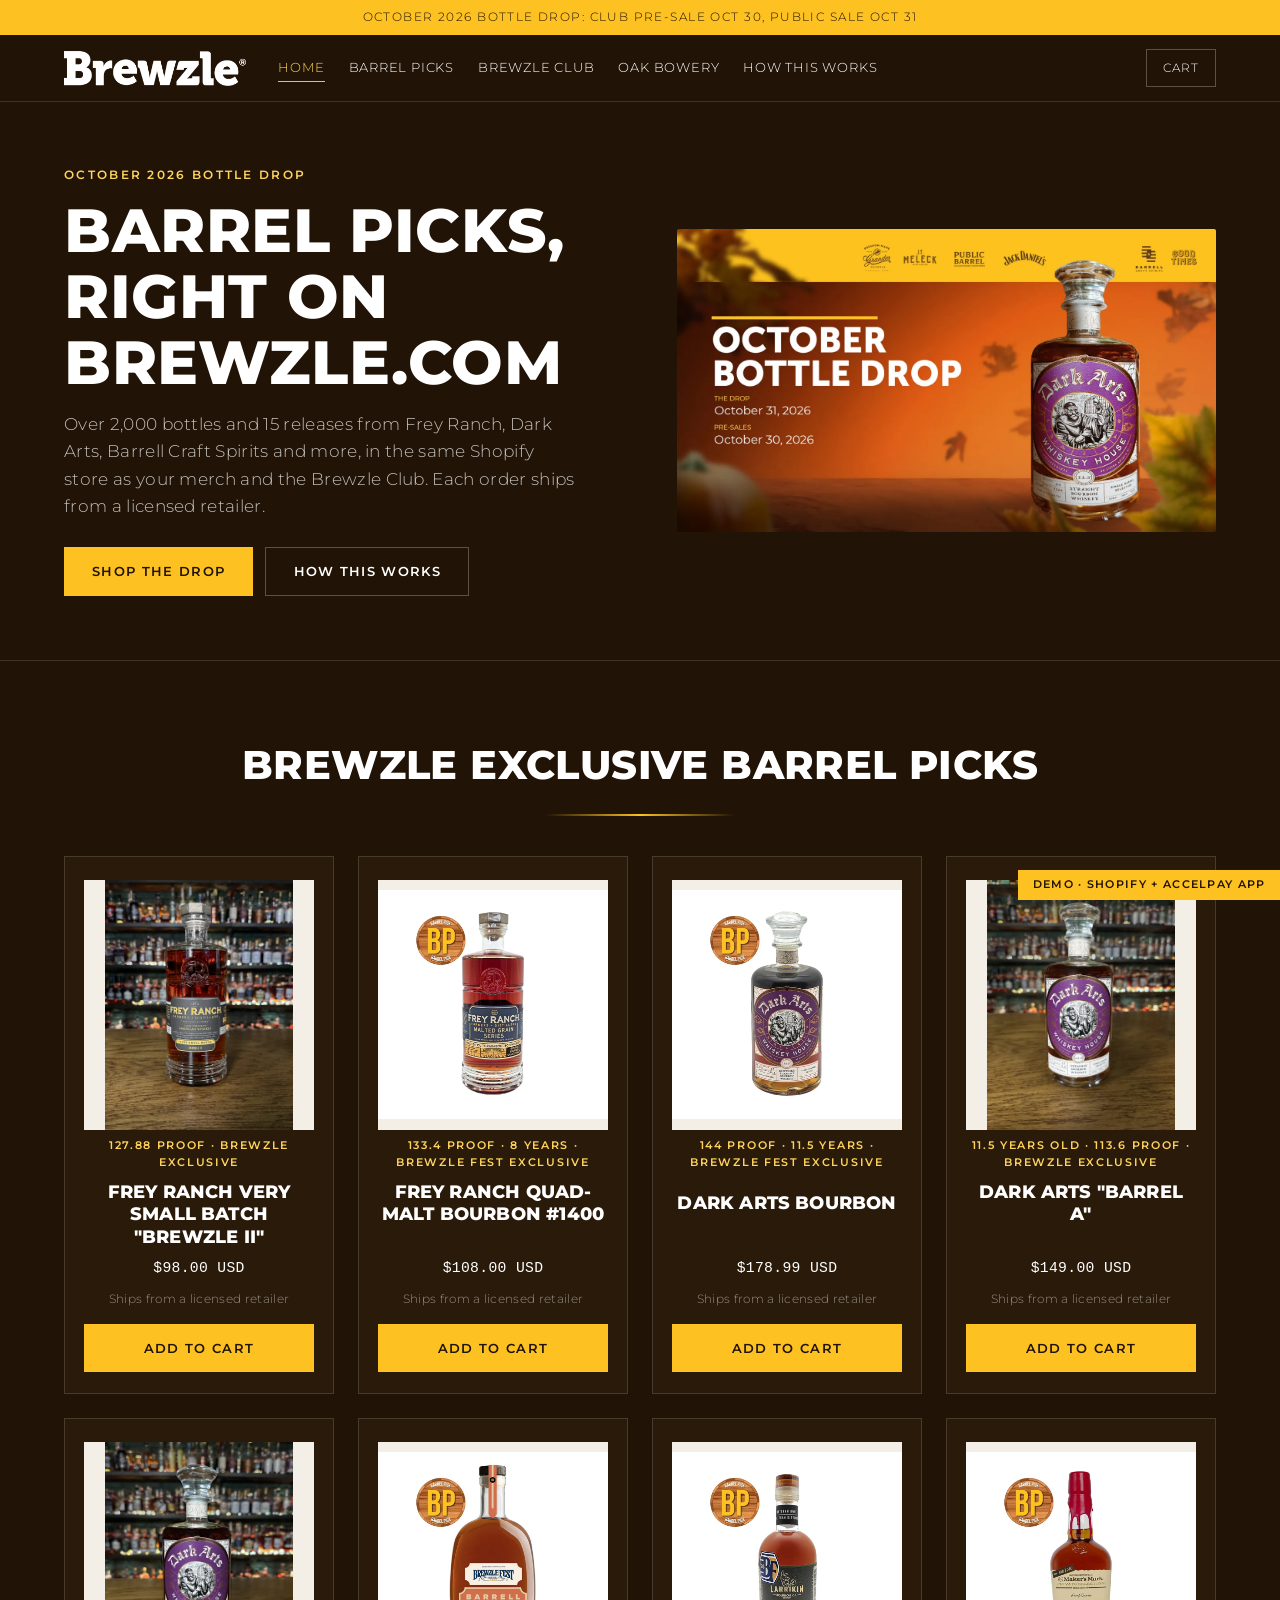
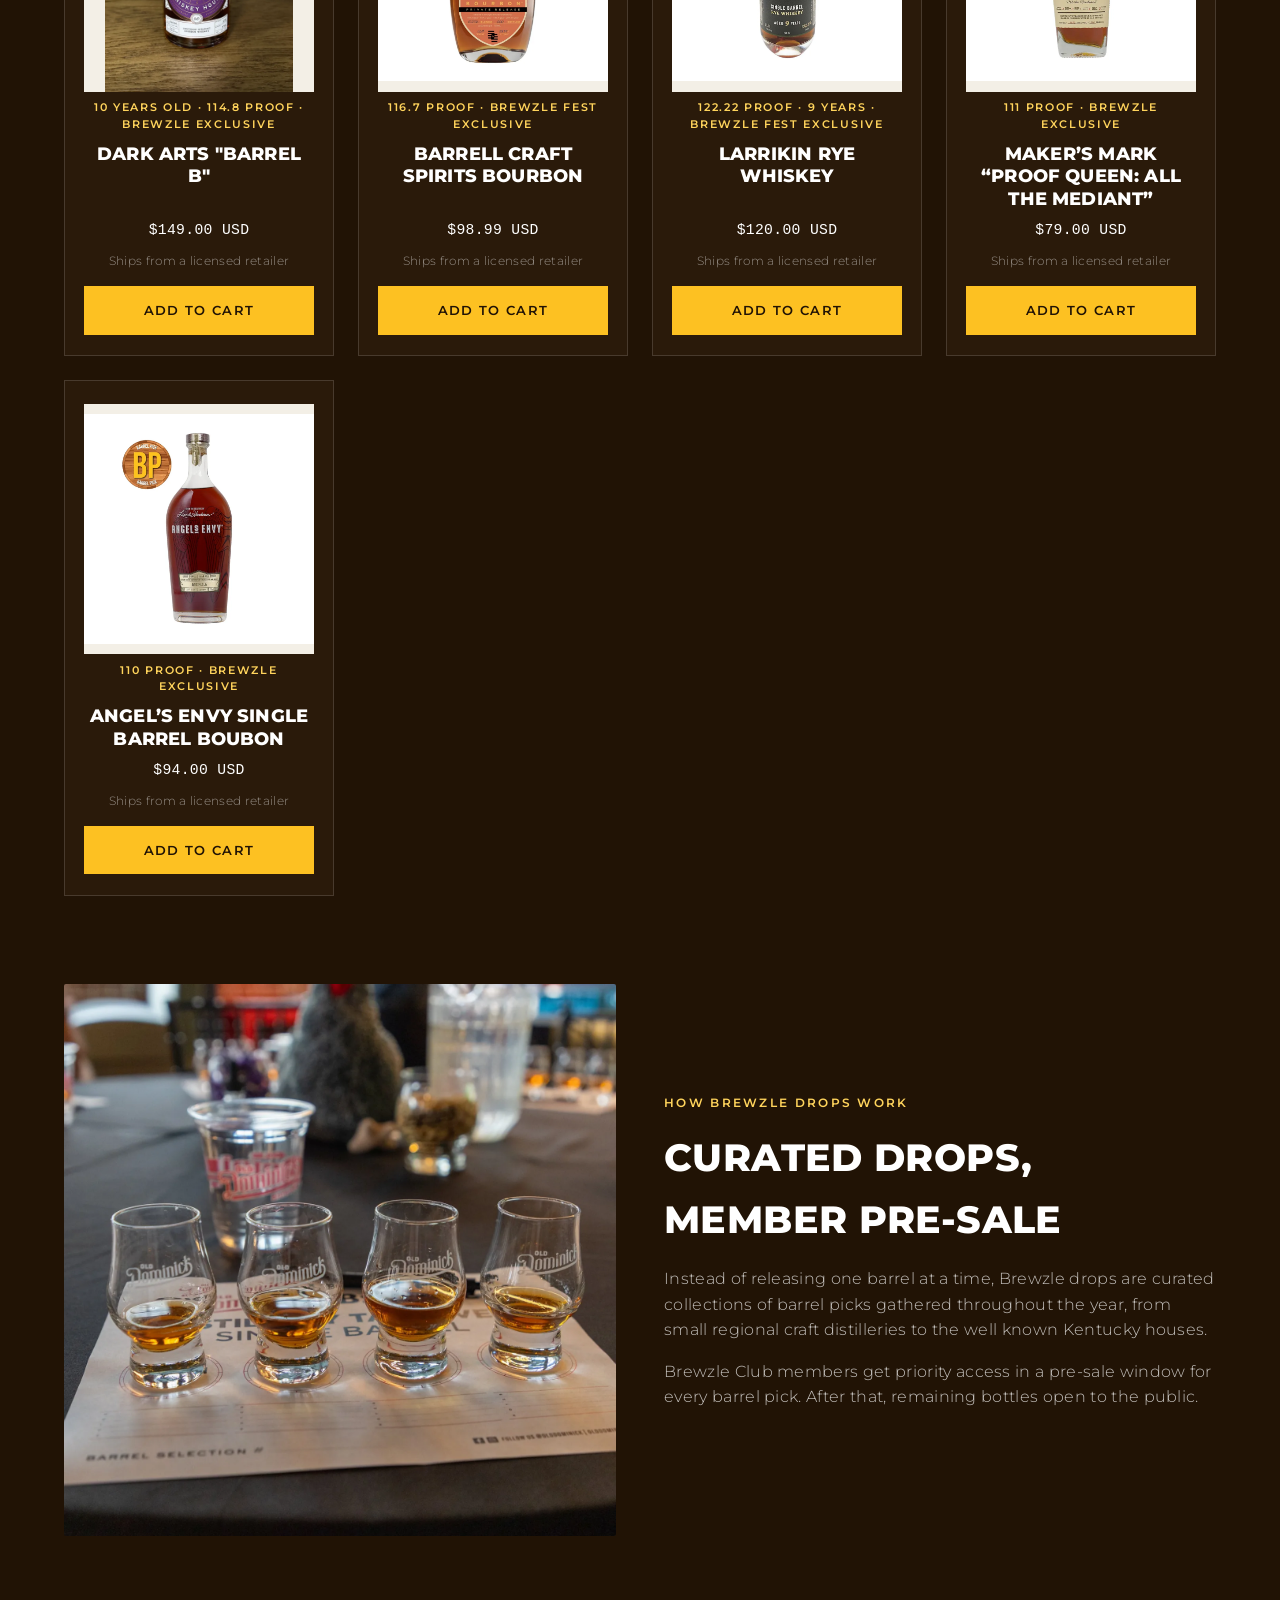
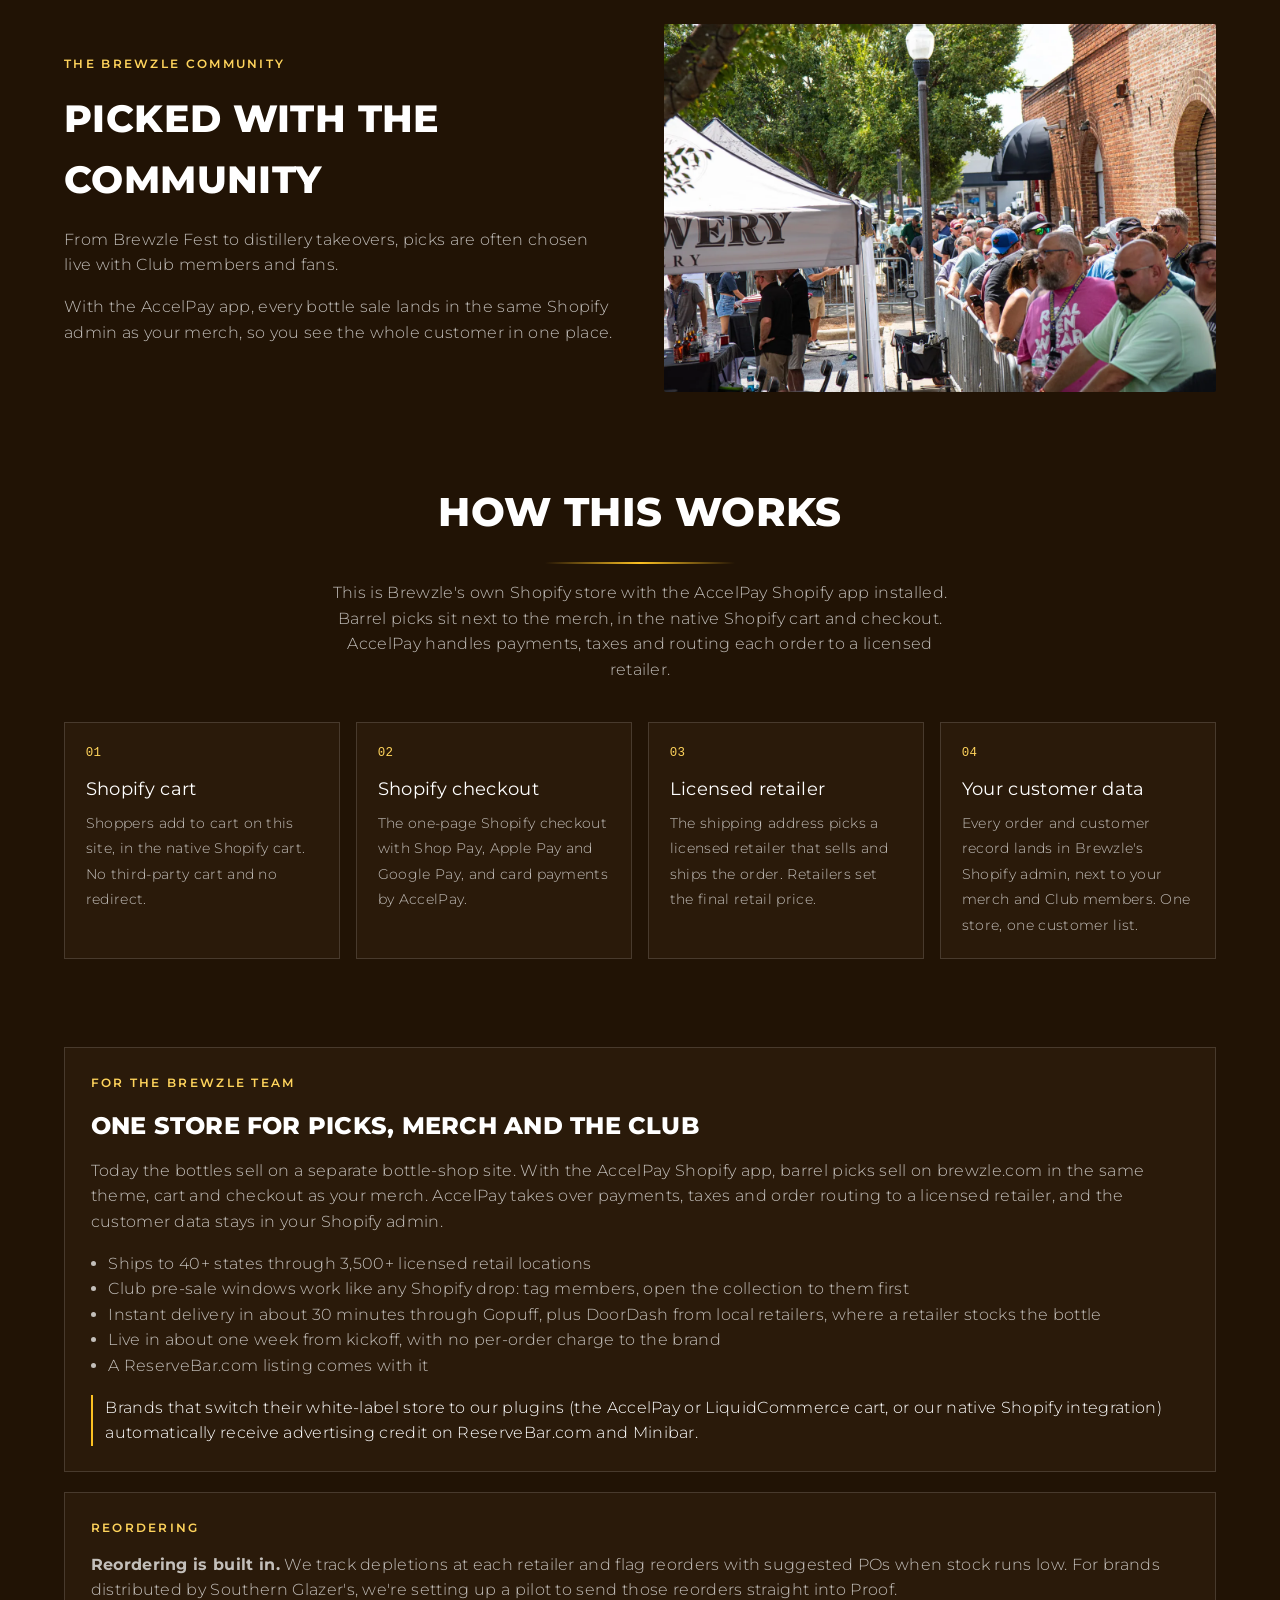
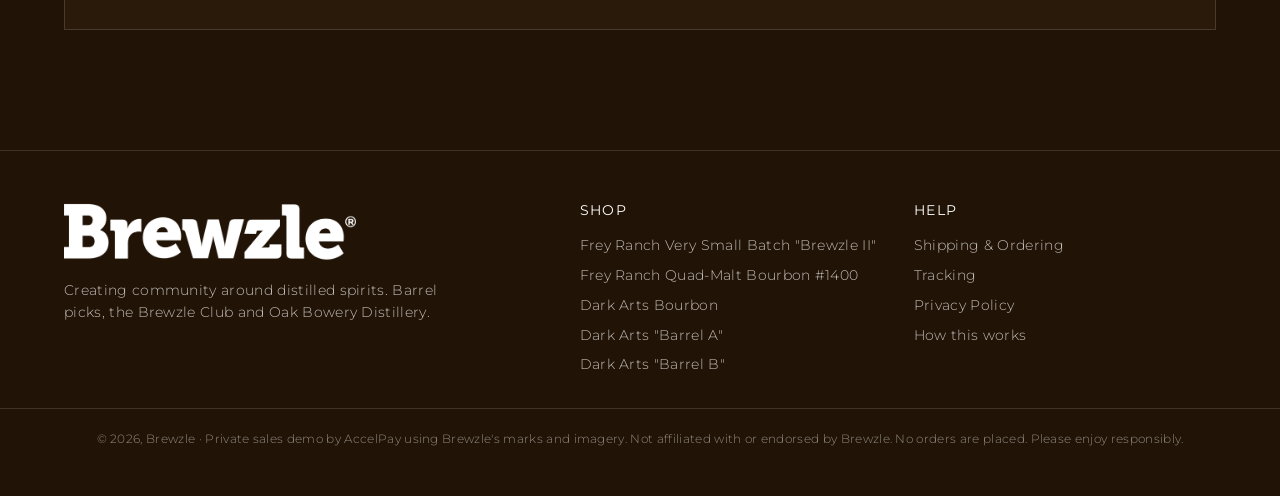
<file: index.html>
<!doctype html>
<html lang="en">
<head>
<meta charset="utf-8">
<meta name="viewport" content="width=device-width,initial-scale=1">
<title>Brewzle | AccelPay demo</title>
<meta name="robots" content="noindex,nofollow">
<link rel="icon" href="assets/logo.webp">
<link rel="preconnect" href="https://fonts.googleapis.com">
<link rel="preconnect" href="https://fonts.gstatic.com" crossorigin>
<link rel="stylesheet" href="https://fonts.googleapis.com/css2?family=Montserrat:wght@400;500;600;700;800&display=swap">
<link rel="stylesheet" href="styles.css?v=1">
</head>
<body>
<div class="announce">October 2026 Bottle Drop: Club pre-sale Oct 30, public sale Oct 31</div>
<header class="top">
  <div class="hdr">
    <a href="index.html"><img class="logo" src="assets/logo.webp" alt="Brewzle"></a>
    <nav class="main">
      <a href="index.html" aria-current="page">Home</a>
      <a href="index.html#shop">Barrel Picks</a>
      <a href="index.html#club">Brewzle Club</a>
      <a href="index.html#club">Oak Bowery</a>
      <a href="index.html#how">How this works</a>
    </nav>
    <div class="hdr-actions">
      <button class="burger" id="burger" aria-label="Menu">&#9776;</button>
      <button class="cart-pill" data-cart-toggle aria-label="Open cart">
        <span class="lbl">Cart</span>
        <span class="count" data-cart-count hidden>0</span>
      </button>
    </div>
  </div>
</header>

<section class="hero">
  <div class="hero-inner">
    <div>
      <div class="eyebrow">October 2026 Bottle Drop</div>
      <h1>Barrel picks, right on brewzle.com</h1>
      <p>Over 2,000 bottles and 15 releases from Frey Ranch, Dark Arts, Barrell Craft Spirits and more, in the same Shopify store as your merch and the Brewzle Club. Each order ships from a licensed retailer.</p>
      <div style="display:flex;gap:.75rem;flex-wrap:wrap">
        <a class="btn" href="#shop">Shop the drop</a>
        <a class="btn ghost" href="#how">How this works</a>
      </div>
    </div>
    <div class="shot"><img src="assets/drop.webp" alt="Brewzle"></div>
  </div>
</section>

<section class="band" id="shop">
  <div class="section-head">
    <h2>Brewzle Exclusive barrel picks</h2>
    <div class="rule"></div>
  </div>
  <div class="grid" id="collection-grid"></div>
</section>

<section class="band" id="club" style="padding-top:1rem">
  <div class="split">
    <img src="assets/flight.webp" alt="Brewzle barrel pick tasting flight">
    <div>
      <div class="eyebrow">How Brewzle drops work</div>
      <h2 style="font-size:clamp(1.8rem,4vw,2.4rem);margin:0 0 1rem;text-transform:uppercase">Curated drops, member pre-sale</h2>
      <p>Instead of releasing one barrel at a time, Brewzle drops are curated collections of barrel picks gathered throughout the year, from small regional craft distilleries to the well known Kentucky houses.</p>
      <p>Brewzle Club members get priority access in a pre-sale window for every barrel pick. After that, remaining bottles open to the public.</p>
    </div>
  </div>
</section>

<section class="band" id="fest" style="padding-top:1rem">
  <div class="split">
    <div>
      <div class="eyebrow">The Brewzle community</div>
      <h2 style="font-size:clamp(1.8rem,4vw,2.4rem);margin:0 0 1rem;text-transform:uppercase">Picked with the community</h2>
      <p>From Brewzle Fest to distillery takeovers, picks are often chosen live with Club members and fans.</p>
      <p>With the AccelPay app, every bottle sale lands in the same Shopify admin as your merch, so you see the whole customer in one place.</p>
    </div>
    <img src="assets/fest.webp" alt="Brewzle Fest crowd">
  </div>
</section>

<section class="band" id="how" style="padding-top:1rem">
  <div class="section-head">
    <h2>How this works</h2>
    <div class="rule"></div>
    <p>This is Brewzle&#x27;s own Shopify store with the AccelPay Shopify app installed. Barrel picks sit next to the merch, in the native Shopify cart and checkout. AccelPay handles payments, taxes and routing each order to a licensed retailer.</p>
  </div>
  <div class="how">
    <div class="step"><span class="n">01</span><b>Shopify cart</b><span>Shoppers add to cart on this site, in the native Shopify cart. No third-party cart and no redirect.</span></div>
    <div class="step"><span class="n">02</span><b>Shopify checkout</b><span>The one-page Shopify checkout with Shop Pay, Apple Pay and Google Pay, and card payments by AccelPay.</span></div>
    <div class="step"><span class="n">03</span><b>Licensed retailer</b><span>The shipping address picks a licensed retailer that sells and ships the order. Retailers set the final retail price.</span></div>
    <div class="step"><span class="n">04</span><b>Your customer data</b><span>Every order and customer record lands in Brewzle&#x27;s Shopify admin, next to your merch and Club members. One store, one customer list.</span></div>
  </div>
</section>

<section class="band" style="padding-top:1rem">
  <div class="panel">
    <div class="eyebrow">For the Brewzle team</div>
    <h2>One store for picks, merch and the Club</h2>
    <p style="margin:0 0 1rem">Today the bottles sell on a separate bottle-shop site. With the AccelPay Shopify app, barrel picks sell on brewzle.com in the same theme, cart and checkout as your merch. AccelPay takes over payments, taxes and order routing to a licensed retailer, and the customer data stays in your Shopify admin.</p>
    <ul style="margin:0 0 1rem;padding-left:1.1rem">
      <li>Ships to 40+ states through 3,500+ licensed retail locations</li>
      <li>Club pre-sale windows work like any Shopify drop: tag members, open the collection to them first</li>
      <li>Instant delivery in about 30 minutes through Gopuff, plus DoorDash from local retailers, where a retailer stocks the bottle</li>
      <li>Live in about one week from kickoff, with no per-order charge to the brand</li>
      <li>A ReserveBar.com listing comes with it</li>
    </ul>
    <p class="credit">Brands that switch their white-label store to our plugins (the AccelPay or LiquidCommerce cart, or our native Shopify integration) automatically receive advertising credit on ReserveBar.com and Minibar.</p>
  </div>
  <div class="panel">
    <div class="eyebrow">Reordering</div>
    <p style="margin:0"><b>Reordering is built in.</b> We track depletions at each retailer and flag reorders with suggested POs when stock runs low. For brands distributed by Southern Glazer's, we're setting up a pilot to send those reorders straight into Proof.</p>
  </div>
</section>
<footer class="site">
  <div class="ft">
    <div>
      <img src="assets/logo.webp" alt="Brewzle" style="height:64px;width:auto">
      <p style="font-size:.86rem;margin-top:1rem;max-width:24rem;color:var(--muted)">Creating community around distilled spirits. Barrel picks, the Brewzle Club and Oak Bowery Distillery.</p>
    </div>
    <div><h4>Shop</h4><ul>
      <li><a href="product.html?p=frey-ranch-very-small-batch-brewzle-ii">Frey Ranch Very Small Batch &quot;Brewzle II&quot;</a></li>
      <li><a href="product.html?p=frey-ranch-malted-grain-series-sb-quad-malt-barrel-1400-brewzle-iv-750ml">Frey Ranch Quad-Malt Bourbon #1400</a></li>
      <li><a href="product.html?p=dark-arts-hazmat">Dark Arts Bourbon</a></li>
      <li><a href="product.html?p=n-a-1">Dark Arts &quot;Barrel A&quot;</a></li>
      <li><a href="product.html?p=n-a">Dark Arts &quot;Barrel B&quot;</a></li></ul></div>
    <div><h4>Help</h4><ul>
      <li><a href="index.html#how">Shipping &amp; Ordering</a></li>
      <li><a href="index.html#how">Tracking</a></li>
      <li><a href="#">Privacy Policy</a></li>
      <li><a href="index.html#how">How this works</a></li></ul></div>
  </div>
  <div class="legal-row">
    &copy; 2026, Brewzle &middot; Private sales demo by AccelPay using Brewzle's marks and imagery. Not affiliated with or endorsed by Brewzle.
    No orders are placed. Please enjoy responsibly.
  </div>
</footer>

<div class="scrim" id="scrim"></div>
<aside class="drawer" id="drawer" aria-label="Your cart">
  <div class="dh"><h2>Your cart</h2><button class="x" id="drawer-close" aria-label="Close">&times;</button></div>
  <div class="cols"><span>Product</span><span>Total</span></div>
  <div class="items" id="drawer-items"></div>
  <div class="df" id="drawer-foot"></div>
</aside>
<div class="ribbon">Demo &middot; Shopify + AccelPay app</div>
<script src="app.js?v=1"></script>
<script>
(function () {
  var grid = document.getElementById('collection-grid');
  if (!grid || !window.APDemo) return;
  var D = window.APDemo, m = D.money;
  grid.innerHTML = D.order.map(function (k) {
    var p = D.catalog[k];
    return '<a class="card" href="product.html?p=' + k + '"><div class="shot"><img src="' + p.image + '" alt="' + p.short + '"></div>' +
      '<span class="tag">' + p.tag + '</span><h3>' + p.name + '</h3>' +
      '<span class="price">' + m(p.price) + ' USD</span>' +
      '<span class="avail">Ships from a licensed retailer</span>' +
      '<span class="btn" data-add="' + k + '" style="margin-top:.4rem">Add to cart</span></a>';
  }).join('');
  grid.querySelectorAll('[data-add]').forEach(function (b) {
    b.addEventListener('click', function (e) { e.preventDefault(); D.add(b.getAttribute('data-add'), 1); });
  });
})();
</script>
</body>
</html>
</file>
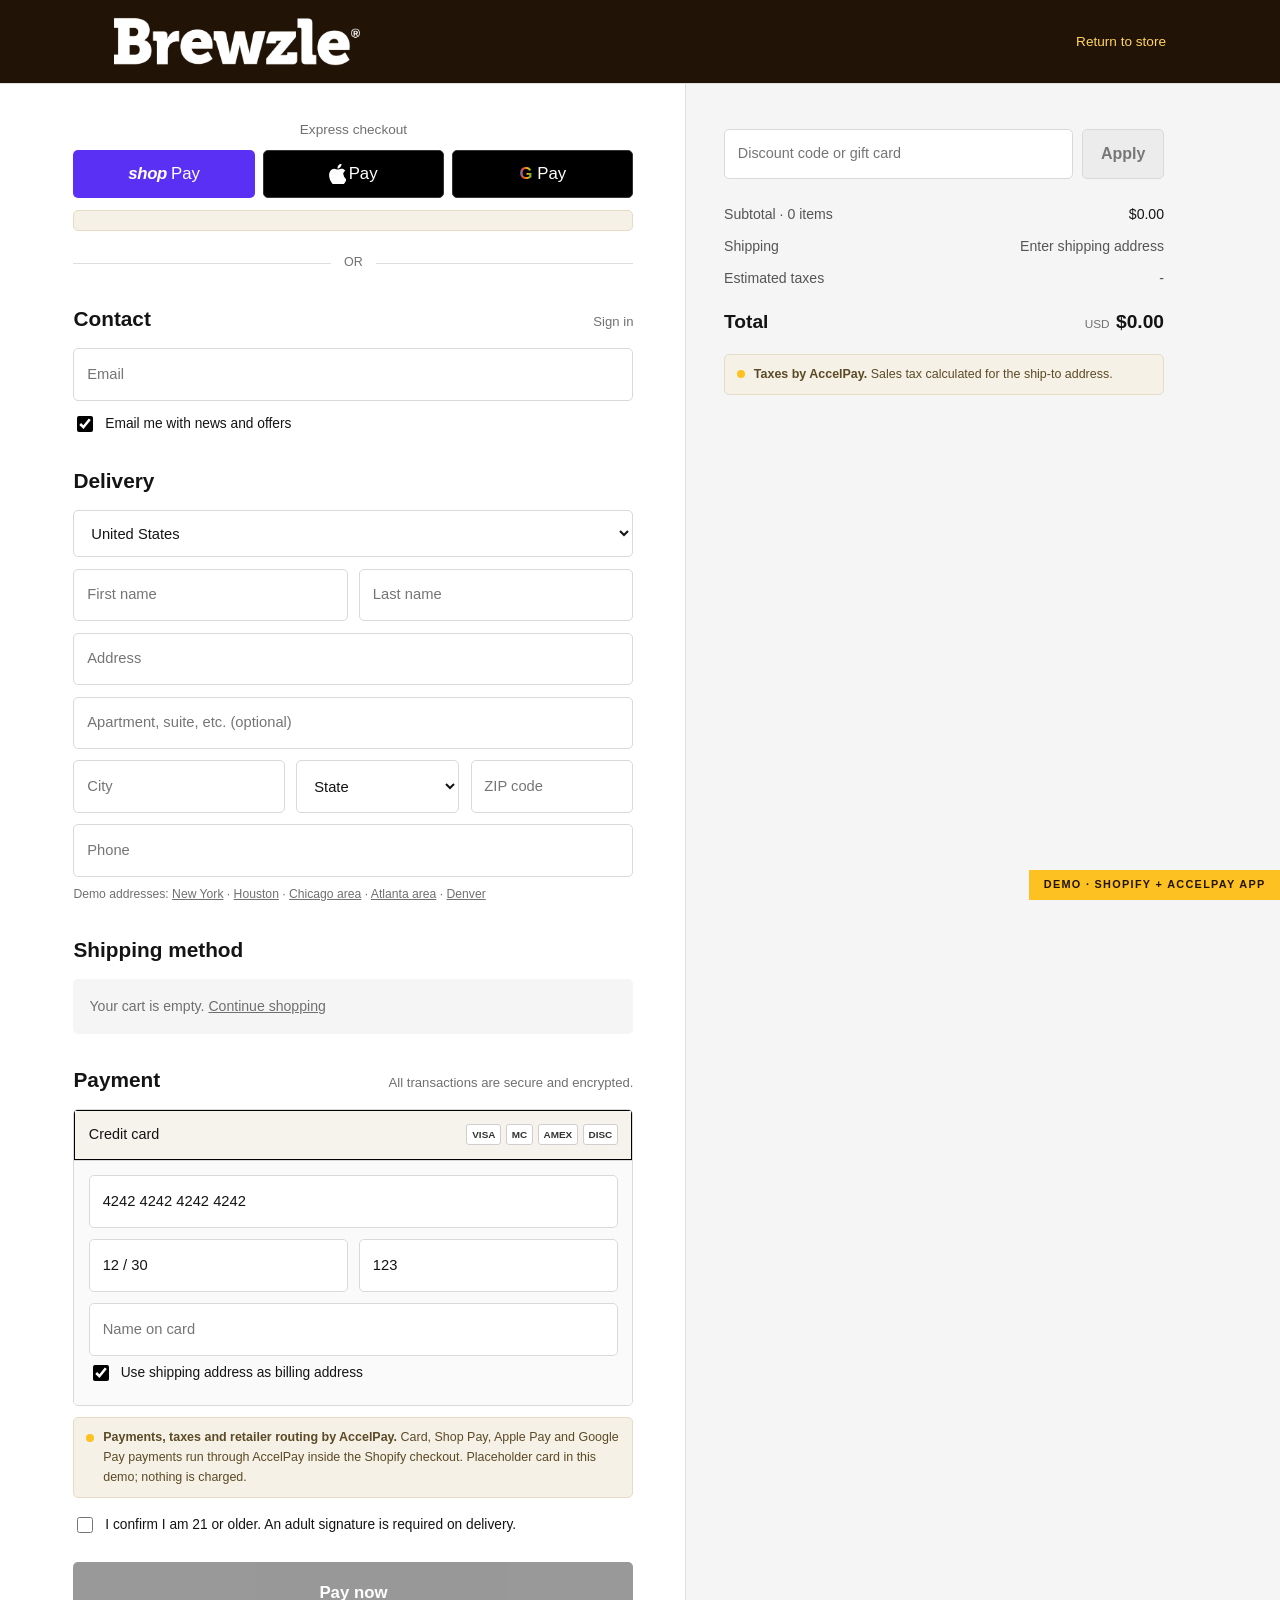
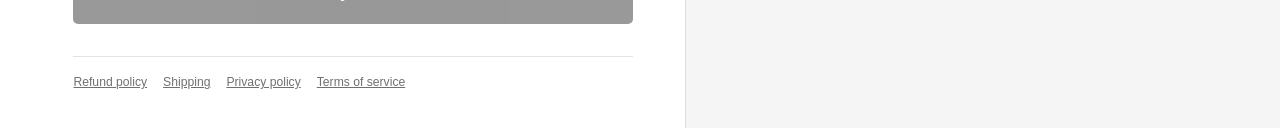
<file: checkout.html>
<!doctype html>
<html lang="en">
<head>
<meta charset="utf-8">
<meta name="viewport" content="width=device-width,initial-scale=1">
<title>Checkout | Brewzle</title>
<meta name="robots" content="noindex,nofollow">
<link rel="icon" href="assets/logo.webp">
<link rel="preconnect" href="https://fonts.googleapis.com">
<link rel="preconnect" href="https://fonts.gstatic.com" crossorigin>
<link rel="stylesheet" href="https://fonts.googleapis.com/css2?family=Montserrat:wght@400;500;600;700;800&display=swap">
<link rel="stylesheet" href="styles.css?v=1">
</head>
<body class="co">
<div class="co-head"><div class="in">
  <a href="index.html"><img src="assets/logo.webp" alt="Brewzle"></a>
  <a class="bag" href="product.html">Return to store</a>
</div></div>

<div id="confirmed" hidden>
  <div class="thanks">
    <h1>Thank you!</h1>
    <p>This is a demo, so nothing was charged and no order was sent.</p>
    <p class="num" id="order-num"></p>
    <p id="order-by"></p>
    <p id="order-total"></p>
    <p style="font-size:.85rem">On the live store, this order and the customer record appear in Brewzle's Shopify admin.</p>
    <a class="pay-btn" href="index.html" style="display:inline-block;width:auto;padding:.9rem 1.6rem;text-decoration:none">Continue shopping</a>
  </div>
</div>

<div id="checkout-view" class="checkout">
  <div class="co-left"><div class="inner">
    <form id="co-form" autocomplete="off">
      <div class="xp-title">Express checkout</div>
      <div id="xpay-top"></div>
      <div id="xpay-note" class="callout" hidden></div>
      <div class="or"><span>OR</span></div>
      <div class="co-h">Contact <small>Sign in</small></div>
      <input class="co-field" type="email" name="email" placeholder="Email" required>
      <label class="co-chk"><input type="checkbox" checked> Email me with news and offers</label>

      <div class="co-h">Delivery</div>
      <select class="co-field" aria-label="Country/Region"><option>United States</option></select>
      <div class="co-row">
        <input class="co-field" name="first" placeholder="First name" required>
        <input class="co-field" name="last" placeholder="Last name" required>
      </div>
      <input class="co-field" name="address1" placeholder="Address" required>
      <input class="co-field" name="address2" placeholder="Apartment, suite, etc. (optional)">
      <div class="co-row3">
        <input class="co-field" name="city" placeholder="City" required>
        <select class="co-field" id="state" aria-label="State" required><option value="">State</option>
          <option value="AL">Alabama</option><option value="AK">Alaska</option><option value="AZ">Arizona</option><option value="AR">Arkansas</option><option value="CA">California</option><option value="CO">Colorado</option><option value="CT">Connecticut</option><option value="DE">Delaware</option><option value="DC">District of Columbia</option><option value="FL">Florida</option><option value="GA">Georgia</option><option value="HI">Hawaii</option><option value="ID">Idaho</option><option value="IL">Illinois</option><option value="IN">Indiana</option><option value="IA">Iowa</option><option value="KS">Kansas</option><option value="KY">Kentucky</option><option value="LA">Louisiana</option><option value="ME">Maine</option><option value="MD">Maryland</option><option value="MA">Massachusetts</option><option value="MI">Michigan</option><option value="MN">Minnesota</option><option value="MS">Mississippi</option><option value="MO">Missouri</option><option value="MT">Montana</option><option value="NE">Nebraska</option><option value="NV">Nevada</option><option value="NH">New Hampshire</option><option value="NJ">New Jersey</option><option value="NM">New Mexico</option><option value="NY">New York</option><option value="NC">North Carolina</option><option value="ND">North Dakota</option><option value="OH">Ohio</option><option value="OK">Oklahoma</option><option value="OR">Oregon</option><option value="PA">Pennsylvania</option><option value="RI">Rhode Island</option><option value="SC">South Carolina</option><option value="SD">South Dakota</option><option value="TN">Tennessee</option><option value="TX">Texas</option><option value="UT">Utah</option><option value="VT">Vermont</option><option value="VA">Virginia</option><option value="WA">Washington</option><option value="WV">West Virginia</option><option value="WI">Wisconsin</option><option value="WY">Wyoming</option>
        </select>
        <input class="co-field" id="zip" name="zip" placeholder="ZIP code" inputmode="numeric" maxlength="5" required>
      </div>
      <input class="co-field" name="phone" placeholder="Phone" type="tel">
      <div style="font-size:.76rem;color:#707070;margin:-.2rem 0 .3rem">Demo addresses:
        <a href="#" data-fill="350 E 13th St|New York|10009" onclick="return false">New York</a> &middot;
        <a href="#" data-fill="1001 Westheimer Rd|Houston|77006" onclick="return false">Houston</a> &middot;
        <a href="#" data-fill="255 W Dundee Rd|Wheeling|60090" onclick="return false">Chicago area</a> &middot;
        <a href="#" data-fill="1010 Roswell St|Marietta|30060" onclick="return false">Atlanta area</a> &middot;
        <a href="#" data-fill="1600 Champa St|Denver|80202" onclick="return false">Denver</a>
      </div>

      <div class="co-h">Shipping method</div>
      <div id="rates"></div>

      <div class="co-h">Payment <small>All transactions are secure and encrypted.</small></div>
      <div class="pay-box">
        <div class="ph"><span>Credit card</span><span class="cards"><span>VISA</span><span>MC</span><span>AMEX</span><span>DISC</span></span></div>
        <div class="pb">
          <input class="co-field" placeholder="Card number" value="4242 4242 4242 4242" aria-label="Card number">
          <div class="co-row">
            <input class="co-field" placeholder="Expiration date (MM / YY)" value="12 / 30" aria-label="Expiration">
            <input class="co-field" placeholder="Security code" value="123" aria-label="Security code">
          </div>
          <input class="co-field" placeholder="Name on card" aria-label="Name on card" style="margin-bottom:.3rem">
          <label class="co-chk"><input type="checkbox" checked> Use shipping address as billing address</label>
        </div>
      </div>
      <div class="callout"><span class="dot"></span><span><b>Payments, taxes and retailer routing by AccelPay.</b> Card, Shop Pay, Apple Pay and Google Pay payments run through AccelPay inside the Shopify checkout. Placeholder card in this demo; nothing is charged.</span></div>
      <label class="co-chk" style="margin-top:1rem"><input type="checkbox" required> I confirm I am 21 or older. An adult signature is required on delivery.</label>
      <button class="pay-btn" id="pay" type="submit" disabled>Pay now</button>
      <div class="co-links"><a href="#">Refund policy</a><a href="#">Shipping</a><a href="#">Privacy policy</a><a href="#">Terms of service</a></div>
    </form>
  </div></div>
  <div class="co-right"><div class="inner" id="os"></div></div>
</div>
<div class="ribbon">Demo &middot; Shopify + AccelPay app</div>
<script src="app.js?v=1"></script>
<script>
(function () {
  if (!new URLSearchParams(location.search).get('confirmed')) return;
  var raw = null; try { raw = JSON.parse(sessionStorage.getItem('ap-order')); } catch (e) {}
  document.getElementById('checkout-view').hidden = true;
  document.getElementById('checkout-view').style.display = 'none';
  document.getElementById('confirmed').hidden = false;
  if (raw) {
    document.getElementById('order-num').textContent = 'Demo order ' + raw.n;
    document.getElementById('order-by').textContent = (raw.kind === 'delivery' ? 'Would be delivered by ' : 'Would be sold and shipped by ') + raw.by + ', a licensed retailer.';
    document.getElementById('order-total').textContent = 'Total $' + (raw.total / 100).toFixed(2) + ' USD';
  }
})();
</script>
</body>
</html>
</file>
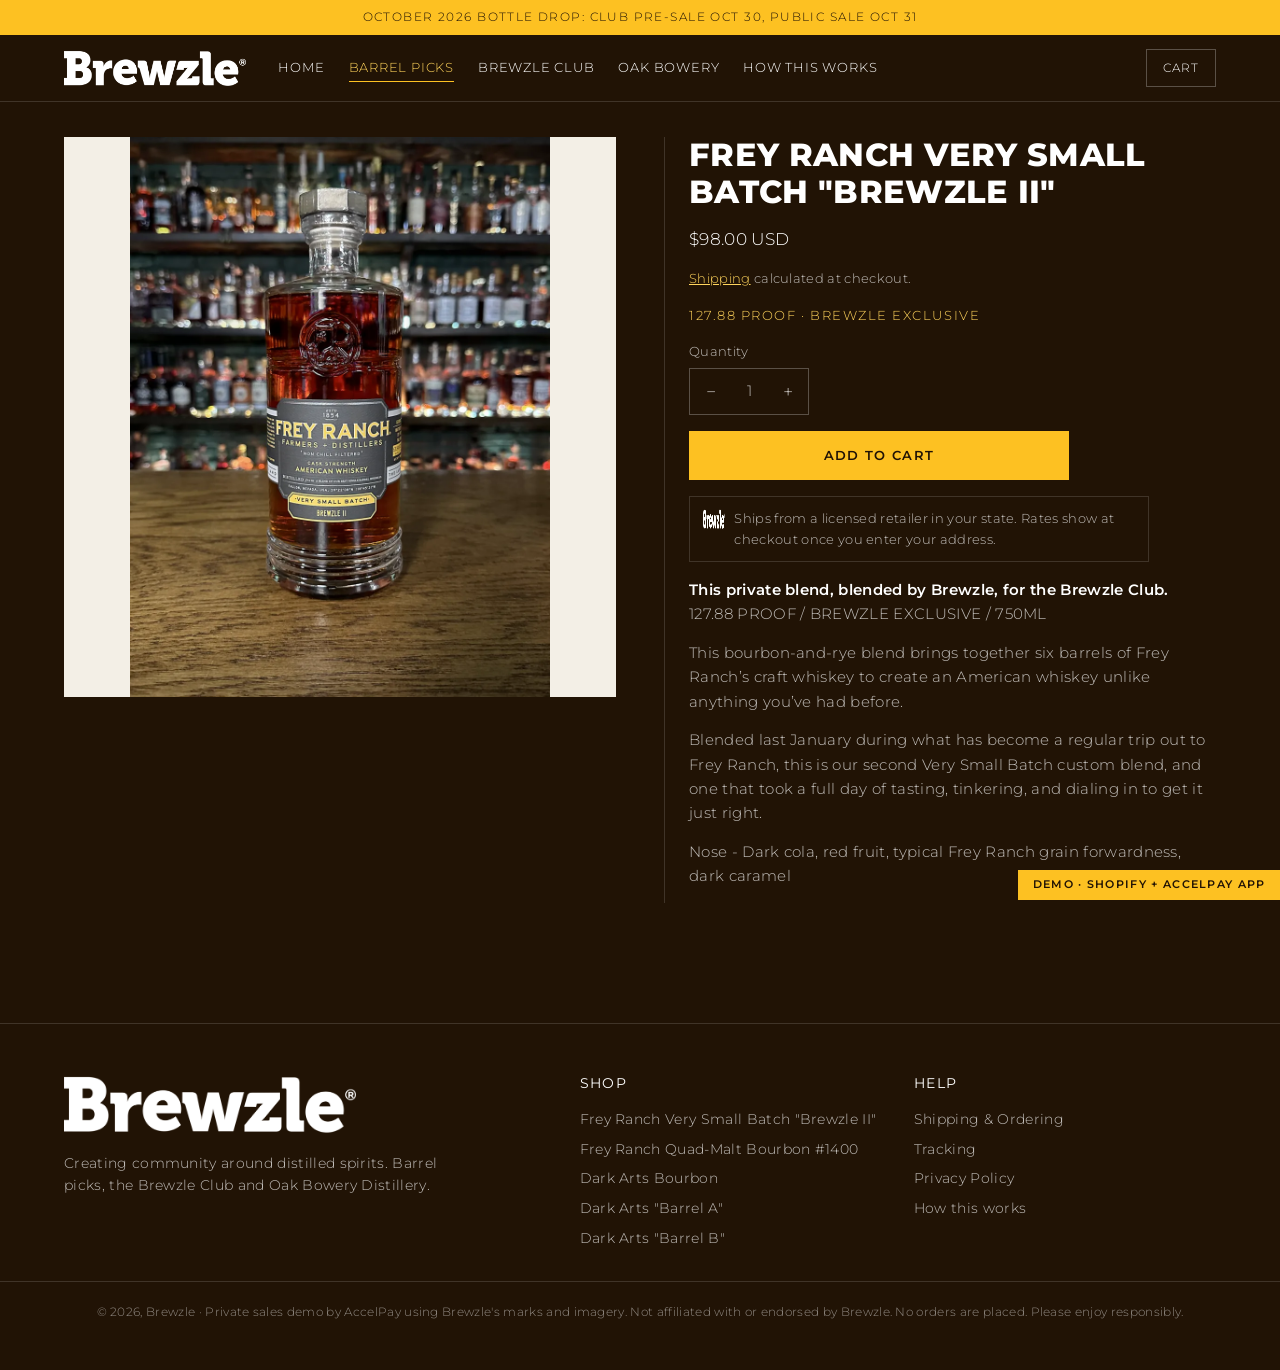
<file: product.html>
<!doctype html>
<html lang="en">
<head>
<meta charset="utf-8">
<meta name="viewport" content="width=device-width,initial-scale=1">
<title>Brewzle | AccelPay demo</title>
<meta name="robots" content="noindex,nofollow">
<link rel="icon" href="assets/logo.webp">
<link rel="preconnect" href="https://fonts.googleapis.com">
<link rel="preconnect" href="https://fonts.gstatic.com" crossorigin>
<link rel="stylesheet" href="https://fonts.googleapis.com/css2?family=Montserrat:wght@400;500;600;700;800&display=swap">
<link rel="stylesheet" href="styles.css?v=1">
</head>
<body>
<div class="announce">October 2026 Bottle Drop: Club pre-sale Oct 30, public sale Oct 31</div>
<header class="top">
  <div class="hdr">
    <a href="index.html"><img class="logo" src="assets/logo.webp" alt="Brewzle"></a>
    <nav class="main">
      <a href="index.html">Home</a>
      <a href="index.html#shop" aria-current="page">Barrel Picks</a>
      <a href="index.html#club">Brewzle Club</a>
      <a href="index.html#club">Oak Bowery</a>
      <a href="index.html#how">How this works</a>
    </nav>
    <div class="hdr-actions">
      <button class="burger" id="burger" aria-label="Menu">&#9776;</button>
      <button class="cart-pill" data-cart-toggle aria-label="Open cart">
        <span class="lbl">Cart</span>
        <span class="count" data-cart-count hidden>0</span>
      </button>
    </div>
  </div>
</header>

<main class="band" style="padding-top:2.2rem">
  <div class="pdp" id="pdp" data-handle="frey-ranch-very-small-batch-brewzle-ii"></div>
</main>
<script>
(function () { var p = new URLSearchParams(location.search).get('p'); if (p) document.getElementById('pdp').setAttribute('data-handle', p); })();
</script>
<footer class="site">
  <div class="ft">
    <div>
      <img src="assets/logo.webp" alt="Brewzle" style="height:64px;width:auto">
      <p style="font-size:.86rem;margin-top:1rem;max-width:24rem;color:var(--muted)">Creating community around distilled spirits. Barrel picks, the Brewzle Club and Oak Bowery Distillery.</p>
    </div>
    <div><h4>Shop</h4><ul>
      <li><a href="product.html?p=frey-ranch-very-small-batch-brewzle-ii">Frey Ranch Very Small Batch &quot;Brewzle II&quot;</a></li>
      <li><a href="product.html?p=frey-ranch-malted-grain-series-sb-quad-malt-barrel-1400-brewzle-iv-750ml">Frey Ranch Quad-Malt Bourbon #1400</a></li>
      <li><a href="product.html?p=dark-arts-hazmat">Dark Arts Bourbon</a></li>
      <li><a href="product.html?p=n-a-1">Dark Arts &quot;Barrel A&quot;</a></li>
      <li><a href="product.html?p=n-a">Dark Arts &quot;Barrel B&quot;</a></li></ul></div>
    <div><h4>Help</h4><ul>
      <li><a href="index.html#how">Shipping &amp; Ordering</a></li>
      <li><a href="index.html#how">Tracking</a></li>
      <li><a href="#">Privacy Policy</a></li>
      <li><a href="index.html#how">How this works</a></li></ul></div>
  </div>
  <div class="legal-row">
    &copy; 2026, Brewzle &middot; Private sales demo by AccelPay using Brewzle's marks and imagery. Not affiliated with or endorsed by Brewzle.
    No orders are placed. Please enjoy responsibly.
  </div>
</footer>

<div class="scrim" id="scrim"></div>
<aside class="drawer" id="drawer" aria-label="Your cart">
  <div class="dh"><h2>Your cart</h2><button class="x" id="drawer-close" aria-label="Close">&times;</button></div>
  <div class="cols"><span>Product</span><span>Total</span></div>
  <div class="items" id="drawer-items"></div>
  <div class="df" id="drawer-foot"></div>
</aside>
<div class="ribbon">Demo &middot; Shopify + AccelPay app</div>
<script src="app.js?v=1"></script>
</body>
</html>
</file>
<file: styles.css>
/* Brewzle x AccelPay demo storefront: the brand's Shopify theme look, Shopify cart drawer and checkout,
   with the AccelPay Shopify app. Built from the leportier-accelpay-demo pattern. */

:root {
  --black: #211305; --panel: #2a1a0a; --panel-2: #33210f; --ink: #ffffff;
  --muted: rgba(255,255,255,.72); --muted-2: rgba(255,255,255,.5); --line: rgba(255,255,255,.14); --line-2: rgba(255,255,255,.26);
  --gold: #fdc122; --gold-hi: #ffd45c; --gold-soft: rgba(0,0,0,.06); --green: #6fbf8e; --red: #e07a7a;
  --btn-ink: #211305; --head: #ffffff; --img-bg: #f3efe6;
  --serif: "Montserrat", Arial, sans-serif;
  --sans:  "Montserrat", Arial, sans-serif;
  --mono:  ui-monospace, SFMono-Regular, Menlo, monospace;
  --maxw:  1200px;
  --cart-glyph: url("data:image/svg+xml;utf8,<svg xmlns='http://www.w3.org/2000/svg' viewBox='0 0 24 24' fill='none' stroke='black' stroke-width='2' stroke-linecap='round' stroke-linejoin='round'><path d='M6 2 3 6v14a2 2 0 0 0 2 2h14a2 2 0 0 0 2-2V6l-3-4z'/><path d='M3 6h18'/><path d='M16 10a4 4 0 0 1-8 0'/></svg>");
}

* { box-sizing: border-box; }
html { scroll-behavior: smooth; }
body {
  margin: 0; background: var(--black); color: var(--ink);
  font-family: var(--sans); font-weight: 300; font-size: 16px; line-height: 1.6;
  letter-spacing: .02em; -webkit-font-smoothing: antialiased;
}
img { max-width: 100%; display: block; }
a { color: inherit; }
button { font: inherit; cursor: pointer; color: inherit; }
:focus-visible { outline: 2px solid var(--gold); outline-offset: 2px; }

/* ---------------------------------------------------------------- header */
.announce {
  background: #fdc122; color: #211305; text-align: center;
  font-family: var(--serif); font-size: .74rem; letter-spacing: .12em;
  text-transform: uppercase; padding: .5rem 1rem;
}
header.top { position: sticky; top: 0; z-index: 60; background: var(--black); border-bottom: 1px solid var(--line); }
.hdr { max-width: var(--maxw); margin: 0 auto; padding: .8rem 1.5rem; display: flex; align-items: center; gap: 2rem; }
.hdr img.logo { height: 62px; width: auto; }
nav.main { display: flex; gap: 1.5rem; flex-wrap: wrap; }
nav.main a {
  font-family: var(--serif); font-size: .82rem; letter-spacing: .06em; text-transform: uppercase;
  text-decoration: none; color: var(--head); padding: .2rem 0; border-bottom: 1px solid transparent;
}
nav.main a:hover, nav.main a[aria-current] { color: var(--gold-hi); border-bottom-color: var(--gold); }
.hdr-actions { margin-left: auto; display: flex; align-items: center; gap: .75rem; }
.cart-pill {
  display: inline-flex; align-items: center; gap: .5rem; background: transparent;
  border: 1px solid var(--line-2); color: var(--head); padding: .5rem 1rem;
  font-family: var(--serif); font-size: .78rem; letter-spacing: .08em; text-transform: uppercase;
}
.cart-pill:hover { border-color: var(--gold); color: var(--gold-hi); }
.cart-pill .count {
  background: var(--gold); color: var(--btn-ink); min-width: 1.35rem; height: 1.35rem; border-radius: 999px;
  display: inline-grid; place-items: center; font-family: var(--mono); font-size: .7rem; padding: 0 .3rem;
}
.cart-pill .count[hidden] { display: none; }
.burger { display: none; background: none; border: none; font-size: 1.5rem; line-height: 1; color: var(--head); }

/* ---------------------------------------------------------------- type + buttons */
.eyebrow { font-family: var(--sans); font-size: .72rem; font-weight: 600; letter-spacing: .2em; text-transform: uppercase; color: var(--gold-hi); margin-bottom: .9rem; }
h1, h2, h3 { font-family: var(--serif); font-weight: 400; letter-spacing: .03em; }
.rule { width: 190px; height: 2px; margin: 1.1rem auto 0; background: linear-gradient(90deg, transparent, var(--gold), transparent); }

.btn {
  display: inline-flex; align-items: center; justify-content: center; gap: .5rem;
  background: var(--gold); color: var(--btn-ink); border: 1px solid var(--gold); border-radius: 0;
  padding: .8rem 1.7rem; font-family: var(--sans); font-weight: 600; font-size: .82rem;
  letter-spacing: .1em; text-transform: uppercase; text-decoration: none;
}
.btn:hover { background: var(--gold-hi); border-color: var(--gold-hi); }
.btn.ghost { background: transparent; color: var(--head); border-color: var(--line-2); }
.btn.ghost:hover { border-color: var(--gold); color: var(--gold-hi); }
.btn:disabled { opacity: .4; cursor: not-allowed; }
.btn.block { width: 100%; }

/* ---------------------------------------------------------------- hero */
.hero { position: relative; overflow: hidden; border-bottom: 1px solid var(--line); }
.hero-inner { max-width: var(--maxw); margin: 0 auto; padding: 4rem 1.5rem; display: grid; grid-template-columns: 1.05fr 1fr; gap: 3rem; align-items: center; }
.hero h1 { font-size: clamp(2.3rem, 5.4vw, 3.8rem); line-height: 1.08; margin: 0 0 1rem; text-transform: uppercase; }
.hero p { color: var(--muted); font-size: 1.06rem; margin: 0 0 1.7rem; max-width: 32rem; }
.hero .shot img { width: 100%; max-height: 560px; object-fit: contain; }

/* ---------------------------------------------------------------- sections */
.band { max-width: var(--maxw); margin: 0 auto; padding: 4.5rem 1.5rem; }
.section-head { text-align: center; margin-bottom: 2.5rem; }
.section-head h2 { font-size: clamp(1.8rem, 4vw, 2.5rem); margin: 0; text-transform: uppercase; }
.section-head p { color: var(--muted); margin: 1rem auto 0; max-width: 40rem; }

.grid { display: grid; grid-template-columns: repeat(auto-fill, minmax(240px, 1fr)); gap: 1.5rem; }
.card {
  background: var(--panel); border: 1px solid var(--line); padding: 1.4rem 1.2rem 1.3rem;
  display: flex; flex-direction: column; gap: .55rem; text-align: center; text-decoration: none; color: inherit;
}
.card:hover { border-color: var(--gold); }
.card .shot { height: 250px; display: grid; place-items: center; overflow: hidden; }
.card .shot img { max-height: 250px; width: auto; object-fit: contain; }
.card h3 { font-size: 1.12rem; margin: 0; line-height: 1.25; text-transform: uppercase; min-height: 2.8rem; display: grid; place-items: center; }
.card .tag { font-size: .66rem; font-weight: 600; letter-spacing: .16em; text-transform: uppercase; color: var(--gold-hi); }
.card .price { font-family: var(--mono); font-size: .92rem; margin-top: auto; }
.card .avail { font-size: .76rem; color: var(--muted-2); }

.split { display: grid; grid-template-columns: 1fr 1fr; gap: 3rem; align-items: center; }
.split img { width: 100%; }
.split p { color: var(--muted); }

/* how it works */
.how { display: grid; grid-template-columns: repeat(4, 1fr); gap: 1rem; }
.how .step { border: 1px solid var(--line); padding: 1.3rem; background: var(--panel); }
.how .step b { display: block; font-family: var(--serif); font-weight: 400; font-size: 1.15rem; margin-bottom: .4rem; color: var(--head); }
.how .step span { font-size: .88rem; color: var(--muted); }
.how .step .n { font-family: var(--mono); color: var(--gold-hi); font-size: .78rem; display: block; margin-bottom: .6rem; }

.rb-note {
  display: flex; align-items: center; gap: .75rem; border: 1px solid var(--line); background: var(--panel);
  padding: .7rem .9rem; font-size: .84rem; color: var(--muted);
}
.rb-note b { color: var(--head); font-weight: 600; }
.rb-note a { color: var(--gold-hi); }
.rb-mark { font-family: var(--serif); font-size: .72rem; letter-spacing: .14em; text-transform: uppercase; border: 1px solid var(--gold); color: var(--gold-hi); padding: .2rem .45rem; white-space: nowrap; }

/* ---------------------------------------------------------------- product page (Shopify theme) */
.pdp { display: grid; grid-template-columns: minmax(0,1fr) minmax(0,1fr); gap: 3rem; align-items: start; }
.pdp .gallery { display: flex; flex-direction: column; gap: .8rem; min-width: 0; }
.pdp .gallery .main { background: var(--img-bg); display: grid; place-items: center; min-height: 420px; }
.pdp .gallery .main img { max-height: 560px; width: auto; object-fit: contain; }
.pdp .thumbs { display: flex; gap: .5rem; }
.pdp .thumbs button { width: 64px; height: 64px; border: 1px solid var(--line); background: var(--img-bg); padding: 3px; display: grid; place-items: center; }
.pdp .thumbs button[aria-selected="true"] { border-color: var(--gold); }
.pdp .thumbs img { max-height: 100%; width: auto; }
.pdp .info { display: flex; flex-direction: column; gap: 1rem; min-width: 0; padding-left: 1.5rem; border-left: 1px solid var(--line); }
.pdp h1 { font-size: 2rem; margin: 0; text-transform: uppercase; line-height: 1.15; }
.pdp .price { font-size: 1.05rem; }
.pdp .small { font-size: .8rem; color: var(--muted); }
.pdp .small a { color: var(--gold-hi); }
.pdp .qty-wrap { display: flex; flex-direction: column; gap: .35rem; font-size: .8rem; color: var(--muted); }
.pdp .desc p { color: var(--muted); margin: 0 0 .9rem; font-size: .95rem; }
.pdp .desc b { color: var(--head); font-weight: 600; }
.qty { display: inline-flex; align-items: center; border: 1px solid var(--line-2); width: max-content; }
.qty button { background: none; border: none; width: 2.6rem; min-height: 2.8rem; font-size: 1.1rem; }
.qty span, .qty input { font-family: var(--sans); min-width: 2.2rem; text-align: center; font-size: .95rem; }
.atc { max-width: 380px; }
.fulfil-line { display: flex; gap: .6rem; align-items: flex-start; font-size: .82rem; color: var(--muted); border: 1px solid var(--line); padding: .7rem .8rem; max-width: 460px; }
.fulfil-line img { width: 22px; height: 22px; border-radius: 5px; flex: none; }
.notice { font-size: .85rem; color: var(--muted); border-left: 2px solid var(--gold); padding: .2rem 0 .2rem .75rem; }

/* ---------------------------------------------------------------- Shopify cart drawer (Dawn-style) */
.scrim { position: fixed; inset: 0; background: rgba(0,0,0,.6); opacity: 0; pointer-events: none; transition: opacity .25s; z-index: 90; }
.scrim.on { opacity: 1; pointer-events: auto; }
.drawer { position: fixed; top: 0; right: 0; height: 100%; width: min(420px, 100%); background: var(--black); border-left: 1px solid var(--line); z-index: 100; display: flex; flex-direction: column; transform: translateX(100%); transition: transform .28s ease; }
.drawer.on { transform: none; }
.drawer .dh { display: flex; align-items: center; justify-content: space-between; padding: 1.4rem 1.5rem 1rem; }
.drawer .dh h2 { font-size: 1.5rem; margin: 0; }
.drawer .x { background: none; border: none; font-size: 1.7rem; line-height: 1; color: var(--muted); }
.drawer .cols { display: flex; justify-content: space-between; font-size: .66rem; letter-spacing: .12em; text-transform: uppercase; color: var(--muted-2); padding: 0 1.5rem .6rem; border-bottom: 1px solid var(--line); }
.drawer .items { flex: 1; overflow-y: auto; padding: 0 1.5rem; }
.cline { display: grid; grid-template-columns: 76px minmax(0,1fr) auto; gap: 1rem; padding: 1.2rem 0; border-bottom: 1px solid var(--line); }
.cline .im { background: var(--img-bg); display: grid; place-items: center; height: 92px; }
.cline .im img { max-height: 88px; width: auto; }
.cline .nm { font-size: .92rem; line-height: 1.3; }
.cline .pr { font-size: .84rem; color: var(--muted); margin: .2rem 0 .6rem; }
.cline .qrow { display: flex; align-items: center; gap: .6rem; }
.cline .qty button { min-height: 2.2rem; width: 2.2rem; }
.cline .rm { background: none; border: none; color: var(--muted); font-size: 1rem; padding: 0; }
.cline .tot { font-size: .9rem; }
.empty { text-align: center; color: var(--muted); padding: 3rem 1rem; }
.drawer .df { border-top: 1px solid var(--line); padding: 1.2rem 1.5rem 1.5rem; display: flex; flex-direction: column; gap: .7rem; }
.drawer .df .est { display: flex; justify-content: space-between; font-size: 1rem; }
.drawer .df .small { font-size: .78rem; color: var(--muted); }

/* ---------------------------------------------------------------- Shopify one-page checkout */
body.co { background: #fff; color: #141414; font-family: -apple-system, BlinkMacSystemFont, "Segoe UI", Roboto, "Helvetica Neue", Arial, sans-serif; font-weight: 400; letter-spacing: 0; }
.co-head { border-bottom: 1px solid #dedede; background: var(--black); }
.co-head .in { max-width: 1100px; margin: 0 auto; padding: .9rem 1.5rem; display: flex; align-items: center; justify-content: space-between; }
.co-head img { height: 54px; width: auto; }
.co-head a.bag { color: var(--gold-hi); font-size: .85rem; text-decoration: none; }
.checkout { display: grid; grid-template-columns: minmax(0,1.15fr) minmax(0,1fr); min-height: calc(100vh - 80px); }
.co-left { padding: 2.2rem clamp(1rem, 4vw, 3.5rem); min-width: 0; }
.co-left .inner { max-width: 560px; margin-left: auto; }
.co-right { background: #f5f5f5; border-left: 1px solid #dedede; padding: 2.2rem clamp(1rem, 3vw, 3rem); min-width: 0; }
.co-right .inner { max-width: 440px; position: sticky; top: 1.5rem; }
.co-h { font-size: 1.3rem; font-weight: 600; margin: 1.8rem 0 .8rem; display: flex; align-items: baseline; justify-content: space-between; gap: 1rem; }
.co-h:first-child { margin-top: 0; }
.co-h small { font-size: .82rem; font-weight: 400; color: #707070; }
.co-field { width: 100%; border: 1px solid #d9d9d9; border-radius: 5px; padding: .85rem .8rem; font: inherit; font-size: .92rem; margin-bottom: .7rem; background: #fff; color: #141414; min-width: 0; }
.co-field:focus { outline: none; border-color: #000; box-shadow: 0 0 0 1px #000; }
.co-row { display: grid; grid-template-columns: 1fr 1fr; gap: .7rem; }
.co-row3 { display: grid; grid-template-columns: 1.3fr 1fr 1fr; gap: .7rem; }
.co-chk { display: flex; gap: .55rem; align-items: center; font-size: .86rem; margin: .1rem 0 .4rem; }
.co-chk input { accent-color: #000; width: 16px; height: 16px; }
.co-empty { background: #f5f5f5; border-radius: 5px; padding: 1rem; font-size: .88rem; color: #707070; }
.rates { border: 1px solid #d9d9d9; border-radius: 5px; overflow: hidden; }
.rate { display: flex; align-items: center; gap: .8rem; padding: .95rem .9rem; border-bottom: 1px solid #d9d9d9; cursor: pointer; }
.rate:last-child { border-bottom: none; }
.rate.on { background: #f6f3ec; box-shadow: inset 0 0 0 1px #000; }
.rate input { accent-color: #000; width: 17px; height: 17px; flex: none; }
.rate .ic { width: 30px; height: 30px; border-radius: 7px; flex: none; }
.rate .t { flex: 1; min-width: 0; font-size: .9rem; }
.rate .t span { display: block; color: #707070; font-size: .8rem; margin-top: .1rem; }
.rate .p { font-size: .9rem; font-weight: 600; white-space: nowrap; }
.callout { display: flex; gap: .55rem; align-items: flex-start; font-size: .78rem; color: #5b4a26; background: #f6f1e6; border: 1px solid #e6dcc6; border-radius: 5px; padding: .6rem .75rem; margin-top: .7rem; }
.callout b { font-weight: 600; }
.callout .dot { width: 8px; height: 8px; border-radius: 50%; background: var(--gold); flex: none; margin-top: .35rem; }
.pay-box { border: 1px solid #d9d9d9; border-radius: 5px; overflow: hidden; }
.pay-box .ph { display: flex; justify-content: space-between; align-items: center; background: #f6f3ec; padding: .85rem .9rem; border-bottom: 1px solid #d9d9d9; font-size: .9rem; box-shadow: inset 0 0 0 1px #000; }
.pay-box .ph .cards { display: flex; gap: .3rem; }
.pay-box .ph .cards span { font-size: .62rem; font-weight: 700; border: 1px solid #cfcfcf; border-radius: 3px; padding: .1rem .3rem; background: #fff; color: #333; }
.pay-box .pb { padding: .9rem; background: #fafafa; }
.pay-btn { width: 100%; background: #000; color: #fff; border: none; border-radius: 5px; padding: 1.1rem; font-size: 1.05rem; font-weight: 600; margin-top: 1.2rem; }
.pay-btn:disabled { opacity: .4; cursor: not-allowed; }
.co-legal { font-size: .76rem; color: #707070; margin-top: .9rem; }
.co-links { display: flex; gap: 1rem; flex-wrap: wrap; font-size: .76rem; color: #707070; border-top: 1px solid #e3e3e3; margin-top: 2rem; padding-top: 1rem; }
.os-item { display: flex; gap: .9rem; align-items: center; padding: .4rem 0 1rem; }
.os-item .im { width: 64px; height: 64px; border: 1px solid #dedede; border-radius: 8px; background: var(--img-bg); position: relative; display: grid; place-items: center; padding: 4px; flex: none; }
.os-item .im img { max-height: 100%; width: auto; }
.os-item .im .q { position: absolute; top: -9px; right: -9px; background: #666; color: #fff; min-width: 21px; height: 21px; border-radius: 11px; font-size: .74rem; display: grid; place-items: center; padding: 0 5px; }
.os-item .nm { flex: 1; min-width: 0; font-size: .88rem; }
.os-item .nm span { display: block; color: #707070; font-size: .78rem; }
.os-item .pr { font-size: .88rem; }
.os-disc { display: flex; gap: .6rem; margin: .6rem 0 1.2rem; }
.os-disc input { flex: 1; min-width: 0; border: 1px solid #d9d9d9; border-radius: 5px; padding: .8rem; font: inherit; font-size: .9rem; }
.os-disc button { border: 1px solid #d9d9d9; background: #ececec; color: #777; border-radius: 5px; padding: 0 1.1rem; font-weight: 600; }
.os-line { display: flex; justify-content: space-between; font-size: .88rem; padding: .3rem 0; gap: 1rem; }
.os-line .m { color: #555; }
.os-line.total { font-size: 1.2rem; font-weight: 600; padding-top: .8rem; }
.os-line.total small { font-size: .74rem; color: #707070; font-weight: 400; margin-right: .4rem; }
.thanks { max-width: 600px; margin: 0 auto; padding: 4rem 1.5rem; text-align: center; }
.thanks h1 { font-size: 2rem; margin: 0 0 .5rem; font-weight: 600; font-family: inherit; letter-spacing: 0; }
.thanks p { color: #555; }
.thanks .num { font-family: var(--mono); color: #000; }

/* express checkout buttons (Shopify accelerated checkout) */
.xpay { display: grid; grid-template-columns: repeat(3, minmax(0,1fr)); gap: .5rem; }
.xpay .xb { height: 42px; border: none; border-radius: 5px; display: flex; align-items: center; justify-content: center; gap: .15rem; font-family: -apple-system, BlinkMacSystemFont, "Segoe UI", Roboto, Arial, sans-serif; font-size: 1.05rem; color: #fff; letter-spacing: 0; text-transform: none; }
.xpay.big .xb { height: 48px; }
.xpay .xb span { font-weight: 500; }
.xpay .shop { background: #5a31f4; }
.xpay .shop b { font-weight: 800; font-style: italic; letter-spacing: -.02em; margin-right: .1rem; }
.xpay .apple { background: #000; border: 1px solid #333; }
.xpay .google { background: #000; border: 1px solid #333; }
.xpay .google .g { font-weight: 700; background: linear-gradient(90deg,#4285f4,#ea4335,#fbbc05,#34a853); -webkit-background-clip: text; background-clip: text; color: transparent; margin-right: .15rem; }
.xp-title { text-align: center; font-size: .85rem; color: #707070; margin-bottom: .6rem; }
.or { display: flex; align-items: center; gap: .8rem; color: #707070; font-size: .78rem; margin: 1.4rem 0 .6rem; }
.or::before, .or::after { content: ""; flex: 1; height: 1px; background: #dedede; }

/* panel on the home page */
.panel { background: var(--panel); border: 1px solid var(--line); padding: 1.6rem; }
.panel + .panel { margin-top: 1.25rem; }
.panel h2 { margin: 0 0 .8rem; font-size: 1.5rem; text-transform: uppercase; }
.panel p, .panel li { color: var(--muted); }
.panel .credit { border-left: 2px solid var(--gold); padding-left: .8rem; margin: 0; color: var(--ink); }

/* ---------------------------------------------------------------- footer */
footer.site { border-top: 1px solid var(--line); margin-top: 3rem; }
.ft { max-width: var(--maxw); margin: 0 auto; padding: 3rem 1.5rem 2rem; display: grid; grid-template-columns: 1.6fr 1fr 1fr; gap: 2rem; }
.ft h4 { font-family: var(--serif); font-weight: 400; font-size: .9rem; letter-spacing: .1em; text-transform: uppercase; color: var(--head); margin: 0 0 .8rem; }
.ft ul { list-style: none; margin: 0; padding: 0; display: flex; flex-direction: column; gap: .45rem; font-size: .88rem; color: var(--muted); }
.ft a { text-decoration: none; }
.ft a:hover { color: var(--gold-hi); }
.legal-row { border-top: 1px solid var(--line); padding: 1.25rem 1.5rem 3rem; text-align: center; font-size: .76rem; color: var(--muted-2); }

.ribbon { position: fixed; right: 0; bottom: 0; z-index: 120; background: var(--gold); color: var(--btn-ink); font-size: .68rem; font-weight: 600; letter-spacing: .12em; text-transform: uppercase; padding: .4rem .9rem; }

/* ---------------------------------------------------------------- responsive */
@media (max-width: 960px) {
  .pdp { grid-template-columns: 1fr; gap: 1.5rem; }
  .pdp .info { padding-left: 0; border-left: 0; }
  .checkout { grid-template-columns: 1fr; }
  .co-right { border-left: 0; border-top: 1px solid #dedede; order: -1; }
  .co-left .inner, .co-right .inner { margin: 0 auto; position: static; }
  .hero-inner, .split { grid-template-columns: 1fr; gap: 2rem; }
  .how { grid-template-columns: 1fr 1fr; }
  .ft { grid-template-columns: 1fr 1fr; }
}
@media (max-width: 720px) {
  .co-row, .co-row3 { grid-template-columns: 1fr; gap: 0; }
  .pdp .gallery .main { min-height: 300px; }
  .pdp .gallery .main img { max-height: 340px; }
  .hdr { padding: .6rem 1rem; gap: .75rem; position: relative; }
  .hdr img.logo { height: 46px; }
  nav.main { display: none; }
  nav.main.open { display: flex; flex-direction: column; position: absolute; top: 100%; left: 0; right: 0; background: var(--black); border-bottom: 1px solid var(--line); padding: 1rem 1.5rem; gap: .9rem; }
  .burger { display: block; }
  .hdr-actions { margin-left: auto; }
  .cart-pill { padding: .5rem .8rem; }
  .cart-pill .lbl { display: none; }
  .cart-pill::before { content: ""; width: 1rem; height: 1rem; flex: none; background: currentColor; -webkit-mask: var(--cart-glyph) center/contain no-repeat; mask: var(--cart-glyph) center/contain no-repeat; }
  .band { padding: 3rem 1rem; }
  .hero-inner { padding: 2.5rem 1rem; }
  .how { grid-template-columns: 1fr; }
  .ft { grid-template-columns: 1fr; padding: 2.5rem 1rem 1.5rem; }
  .rb-note { flex-wrap: wrap; }
}

/* brand */
h1,h2,h3{font-weight:800;letter-spacing:.01em}
.hdr img.logo{height:40px}
.card .shot{background:#f3efe6}

.split img{border-radius:2px}
.hero .shot img{border-radius:2px}
</file>
